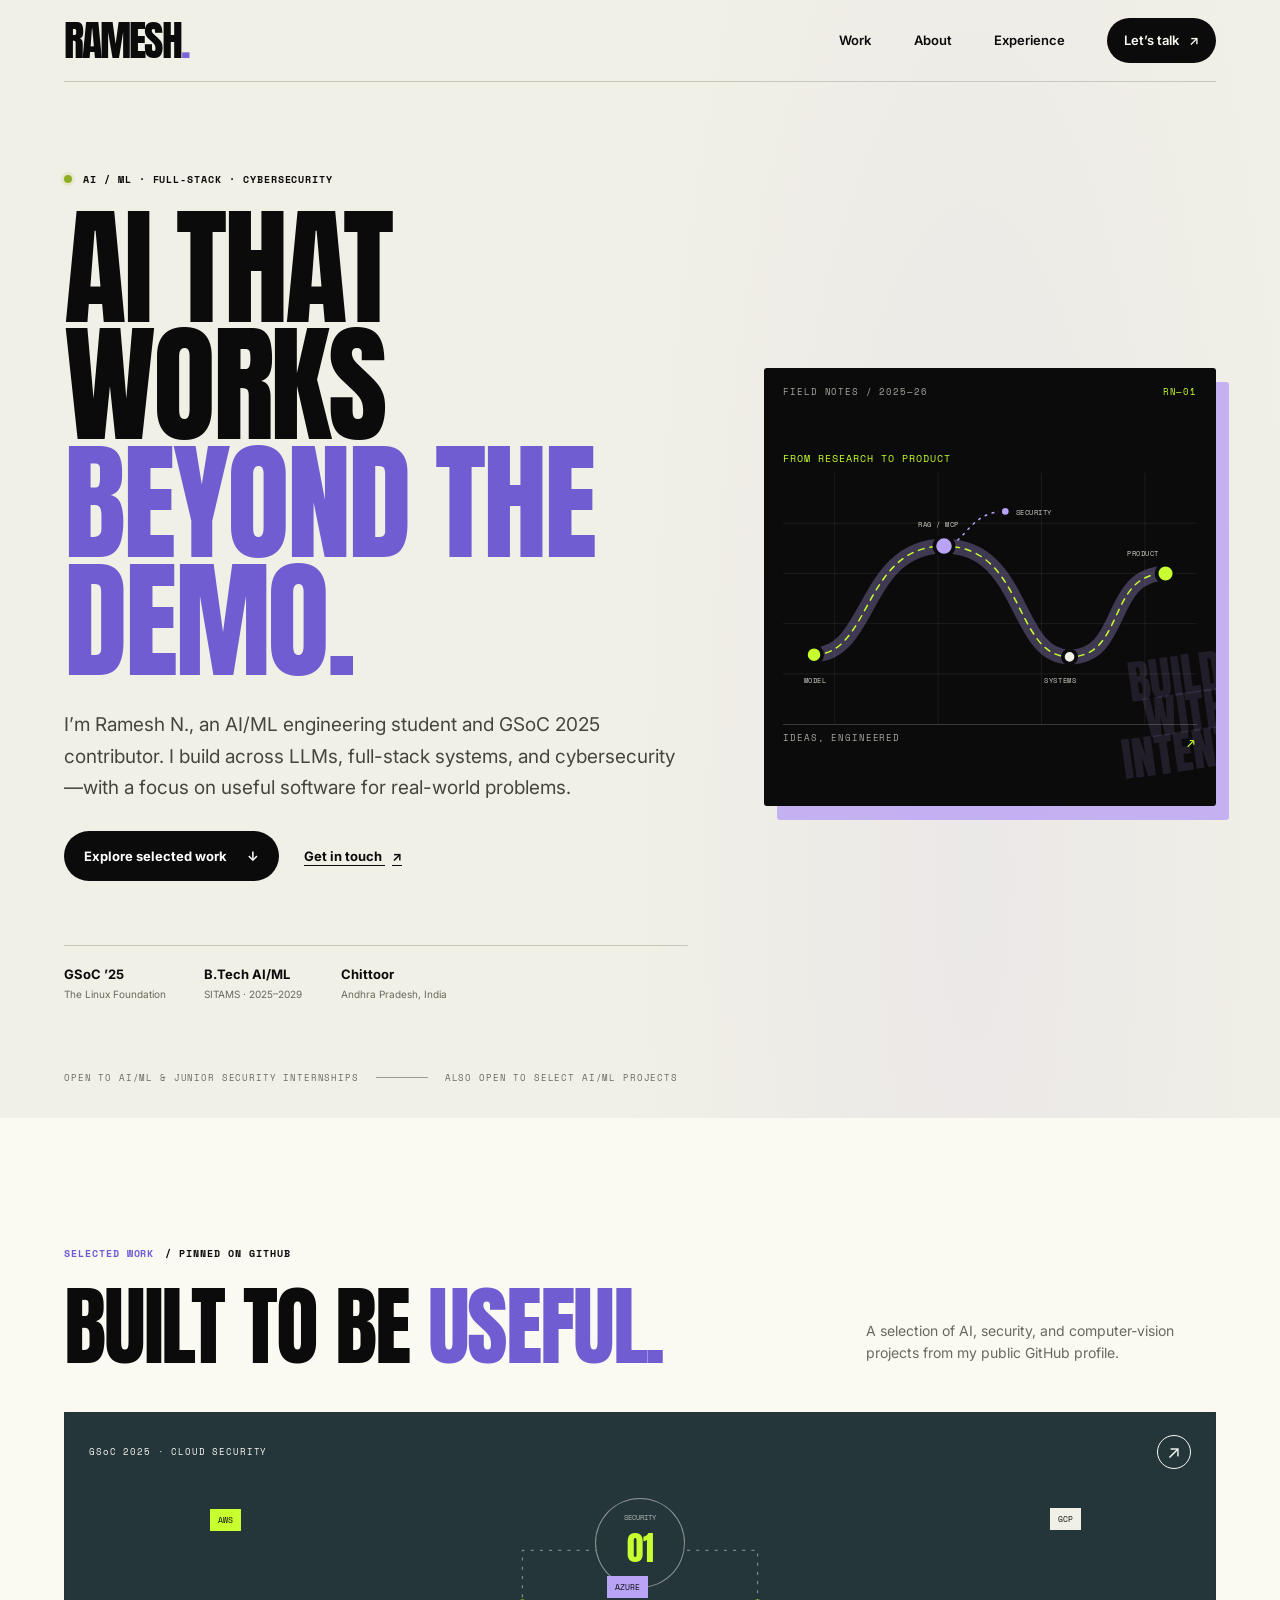
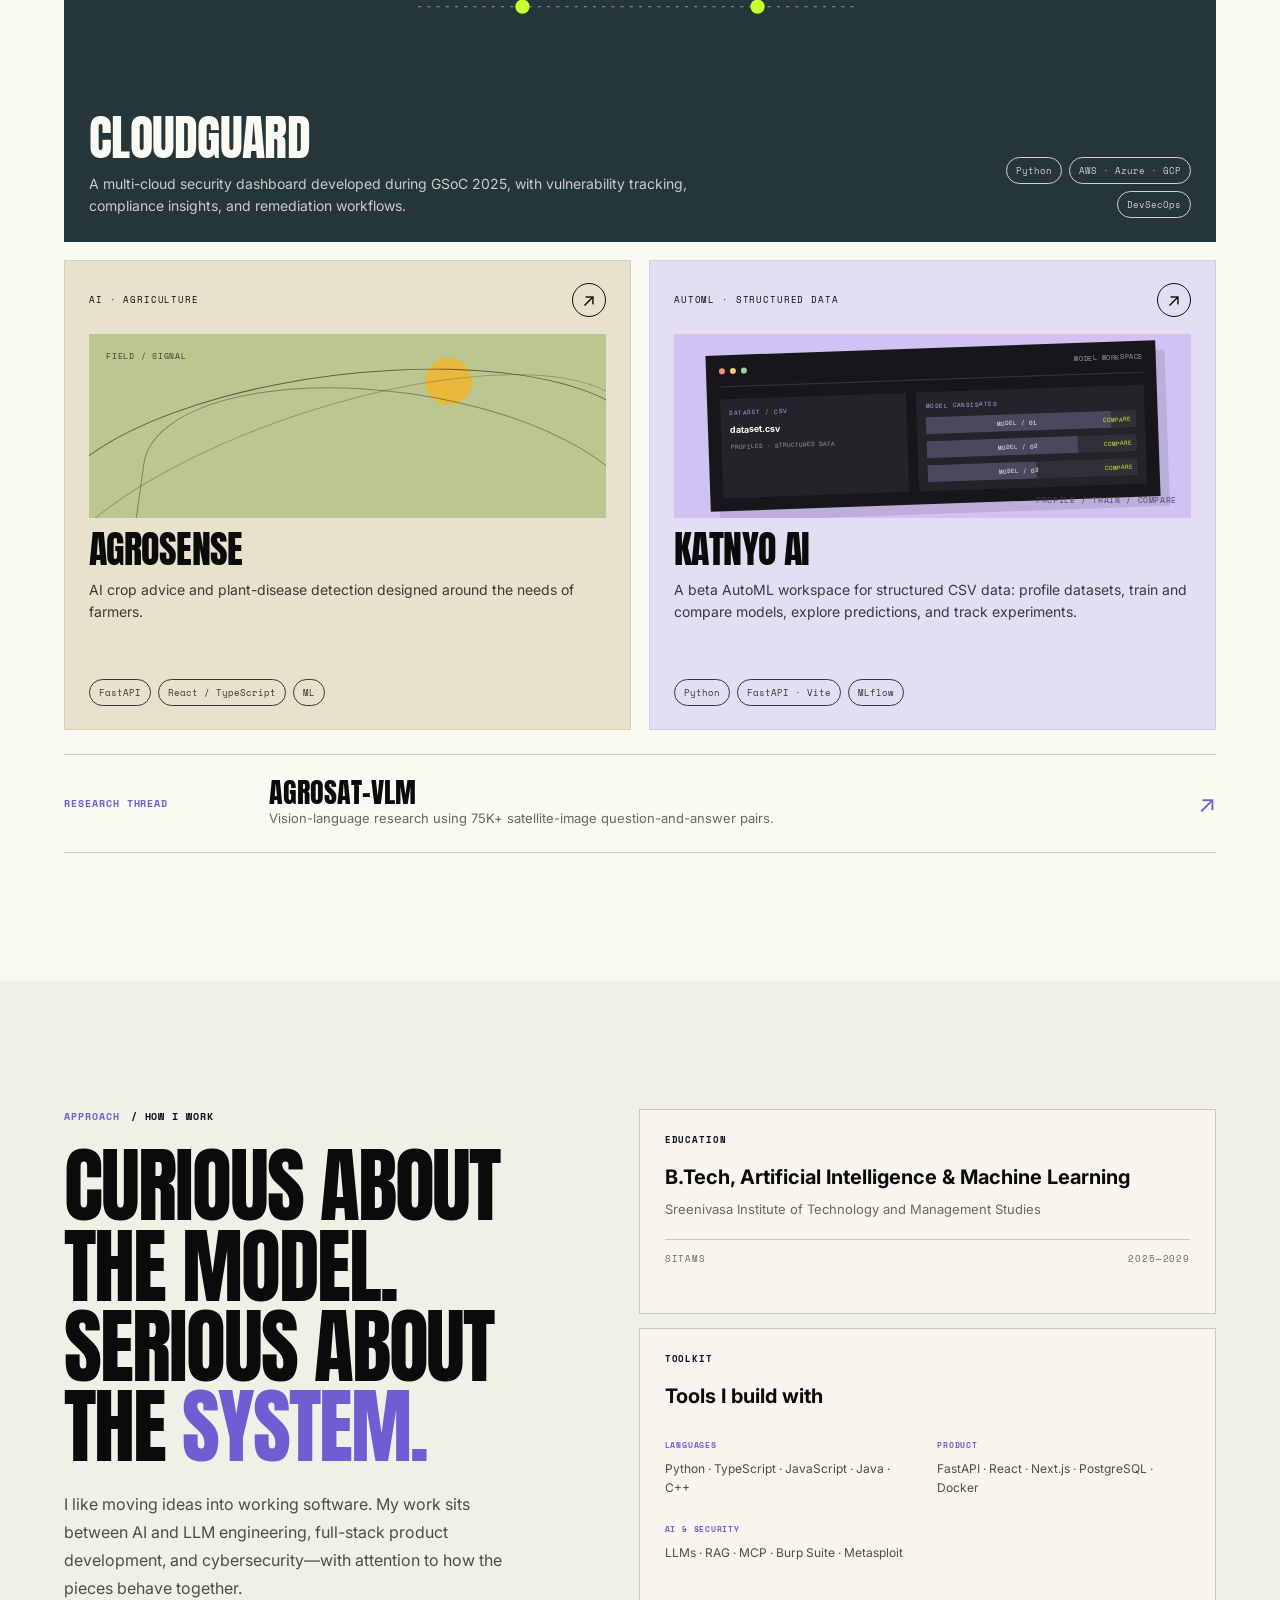
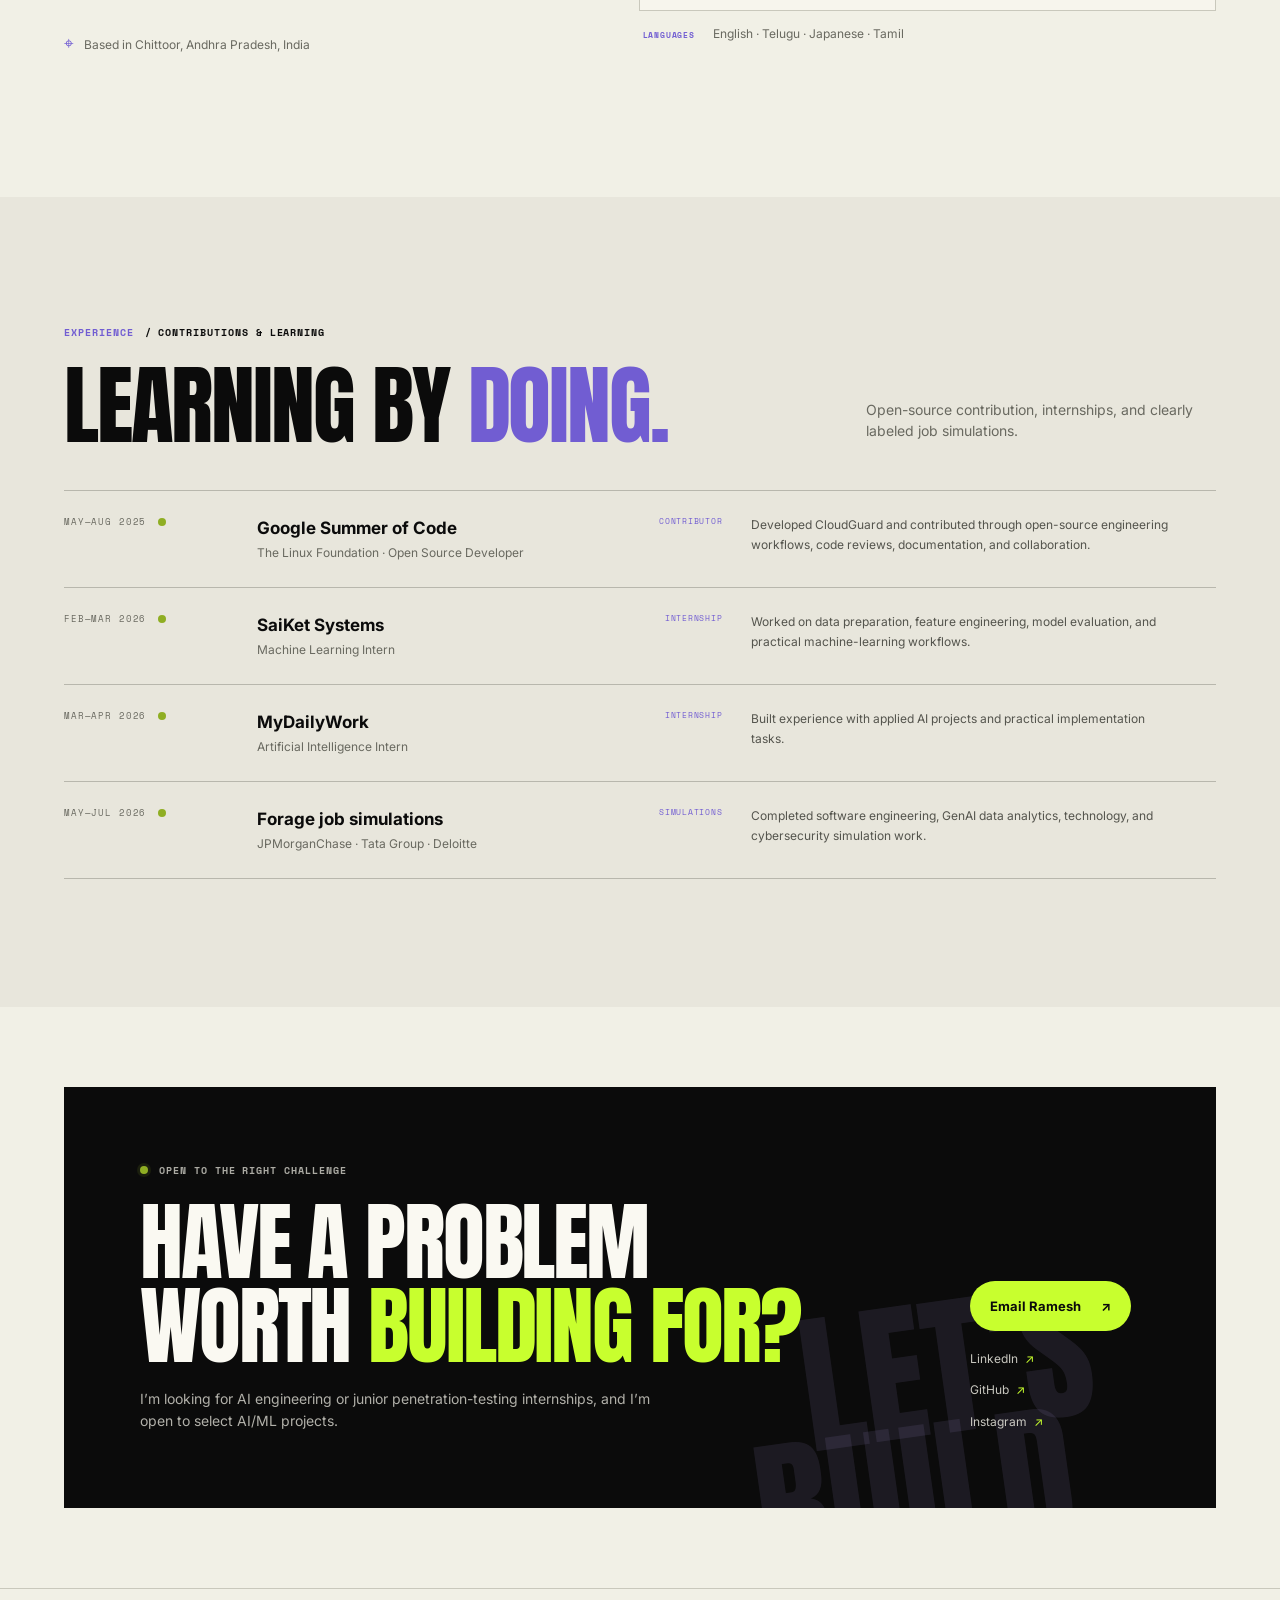
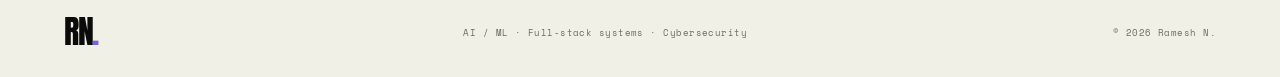
<file: index.html>
<!doctype html>
<html lang="en">
<head>
  <meta charset="utf-8">
  <meta name="viewport" content="width=device-width, initial-scale=1">
  <meta name="theme-color" content="#f1f0e6">
  <meta name="description" content="Ramesh N. is an AI/ML engineering student and GSoC 2025 contributor building practical AI, full-stack software, and security tools.">
  <meta property="og:title" content="Ramesh N. — AI Engineer & Full-Stack Developer">
  <meta property="og:description" content="From AI research to useful, real-world software.">
  <meta property="og:type" content="website">
  <title>Ramesh N. — AI Engineer & Full-Stack Developer</title>
  <link rel="preconnect" href="https://fonts.googleapis.com">
  <link rel="preconnect" href="https://fonts.gstatic.com" crossorigin>
  <link href="https://fonts.googleapis.com/css2?family=Anton&family=Inter:wght@400;500;600;700&family=Space+Mono:wght@400;700&display=swap" rel="stylesheet">
  <link rel="stylesheet" href="./assets/site.css">
  <script src="./assets/site.js" defer></script>
  <script src="./assets/liquid-ink.js" defer></script>
</head>
<body>
  <canvas id="liquid-ink-canvas" class="ink-trail" aria-hidden="true"></canvas>
  <a class="skip-link" href="#main">Skip to content</a>
  <header class="site-header">
    <div class="container nav-row">
      <a class="wordmark" href="#top" aria-label="Ramesh N. — home">RAMESH<span>.</span></a>
      <button class="menu-toggle" type="button" aria-expanded="false" aria-controls="site-nav" aria-label="Open navigation">
        <span></span><span></span>
      </button>
      <nav class="site-nav" id="site-nav" aria-label="Main navigation">
        <a href="#work">Work</a>
        <a href="#about">About</a>
        <a href="#experience">Experience</a>
        <a class="nav-contact" href="#contact">Let’s talk <span aria-hidden="true">↗</span></a>
      </nav>
    </div>
  </header>

  <main id="main">
    <section class="hero section-pad" id="top">
      <div class="container hero-grid">
        <div class="hero-copy">
          <p class="eyebrow"><span class="live-dot" aria-hidden="true"></span> AI / ML · FULL-STACK · CYBERSECURITY</p>
          <h1>AI that works <em>beyond the demo.</em></h1>
          <p class="hero-lead">I’m Ramesh N., an AI/ML engineering student and GSoC 2025 contributor. I build across LLMs, full-stack systems, and cybersecurity—with a focus on useful software for real-world problems.</p>
          <div class="hero-actions">
            <a class="button button-dark" href="#work">Explore selected work <span aria-hidden="true">↓</span></a>
            <a class="text-link" href="mailto:galaxyfg0623@gmail.com">Get in touch <span aria-hidden="true">↗</span></a>
          </div>
          <div class="hero-facts" aria-label="Profile highlights">
            <div><strong>GSoC ’25</strong><span>The Linux Foundation</span></div>
            <div><strong>B.Tech AI/ML</strong><span>SITAMS · 2025–2029</span></div>
            <div><strong>Chittoor</strong><span>Andhra Pradesh, India</span></div>
          </div>
        </div>

        <div class="signal-board" aria-label="A diagram representing a path from AI models to useful products">
          <div class="board-top"><span>FIELD NOTES / 2025—26</span><span class="board-mark">RN—01</span></div>
          <div class="board-inner">
            <p class="board-kicker">FROM RESEARCH TO PRODUCT</p>
            <svg class="signal-map" viewBox="0 0 560 340" role="img" aria-labelledby="map-title map-desc">
              <title id="map-title">AI systems signal map</title>
              <desc id="map-desc">A signal path links models, retrieval, and engineering to practical products.</desc>
              <path class="map-grid" d="M0 68H560M0 136H560M0 204H560M0 272H560M70 0V340M210 0V340M350 0V340M490 0V340"></path>
              <path class="map-track-under" d="M42 246 C120 246 108 99 218 99 S312 249 388 249 S438 136 518 136"></path>
              <path class="map-track" d="M42 246 C120 246 108 99 218 99 S312 249 388 249 S438 136 518 136"></path>
              <path class="map-branch" d="M218 99 C246 99 251 52 301 52"></path>
              <circle class="map-node node-lime" cx="42" cy="246" r="11"></circle>
              <circle class="map-node node-violet" cx="218" cy="99" r="13"></circle>
              <circle class="map-node node-paper" cx="388" cy="249" r="9"></circle>
              <circle class="map-node node-lime" cx="518" cy="136" r="12"></circle>
              <circle class="map-node node-violet" cx="301" cy="52" r="7"></circle>
              <text x="28" y="285">MODEL</text>
              <text x="183" y="73">RAG / MCP</text>
              <text x="354" y="285">SYSTEMS</text>
              <text x="466" y="112">PRODUCT</text>
              <text x="315" y="57">SECURITY</text>
            </svg>
            <div class="board-bottom"><span>IDEAS, ENGINEERED</span><span aria-hidden="true">↗</span></div>
          </div>
          <div class="board-stamp" aria-hidden="true">BUILD<br>WITH<br>INTENT</div>
        </div>
      </div>
      <div class="container hero-note">
        <span>OPEN TO AI/ML & JUNIOR SECURITY INTERNSHIPS</span>
        <span class="note-rule" aria-hidden="true"></span>
        <span>ALSO OPEN TO SELECT AI/ML PROJECTS</span>
      </div>
    </section>

    <section class="work section-pad" id="work">
      <div class="container">
        <div class="section-heading">
          <div>
            <p class="eyebrow"><span class="section-index">SELECTED WORK</span> / PINNED ON GITHUB</p>
            <h2>Built to be <em>useful.</em></h2>
          </div>
          <p class="section-intro">A selection of AI, security, and computer-vision projects from my public GitHub profile.</p>
        </div>

        <div class="project-grid">
          <a class="project-card project-feature" href="https://github.com/N-RameshKernel/CloudGuard" target="_blank" rel="noopener noreferrer" aria-label="View CloudGuard on GitHub">
            <div class="project-head"><span class="project-type">GSoC 2025 · CLOUD SECURITY</span><span class="project-arrow" aria-hidden="true">↗</span></div>
            <div class="project-visual cloud-visual" aria-hidden="true">
              <span class="cloud-label cloud-label-one">AWS</span>
              <span class="cloud-label cloud-label-two">AZURE</span>
              <span class="cloud-label cloud-label-three">GCP</span>
              <svg viewBox="0 0 520 180"><path d="M43 118H472M145 118V63H375V118M260 63V28" /><circle cx="145" cy="118" r="7" /><circle cx="375" cy="118" r="7" /><circle cx="260" cy="28" r="7" /></svg>
              <div class="cloud-core"><span>SECURITY</span><strong>01</strong></div>
            </div>
            <div class="project-copy">
              <div><h3>CloudGuard</h3><p>A multi-cloud security dashboard developed during GSoC 2025, with vulnerability tracking, compliance insights, and remediation workflows.</p></div>
              <div class="tag-row"><span>Python</span><span>AWS · Azure · GCP</span><span>DevSecOps</span></div>
            </div>
          </a>

          <a class="project-card project-agro" href="https://github.com/N-RameshKernel/AGROSENSE" target="_blank" rel="noopener noreferrer" aria-label="View AGROSENSE on GitHub">
            <div class="project-head"><span class="project-type">AI · AGRICULTURE</span><span class="project-arrow" aria-hidden="true">↗</span></div>
            <div class="project-visual field-visual" aria-hidden="true">
              <span class="field-sun"></span><span class="field-line field-line-one"></span><span class="field-line field-line-two"></span><span class="field-line field-line-three"></span>
              <span class="field-caption">FIELD / SIGNAL</span>
            </div>
            <div class="project-copy">
              <div><h3>AGROSENSE</h3><p>AI crop advice and plant-disease detection designed around the needs of farmers.</p></div>
              <div class="tag-row"><span>FastAPI</span><span>React / TypeScript</span><span>ML</span></div>
            </div>
          </a>

          <a class="project-card project-katnyo" href="https://github.com/N-RameshKernel/KATNYO-AI" target="_blank" rel="noopener noreferrer" aria-label="View KATNYO AI on GitHub">
            <div class="project-head"><span class="project-type">AUTOML · STRUCTURED DATA</span><span class="project-arrow" aria-hidden="true">↗</span></div>
            <div class="project-visual katnyo-visual" aria-hidden="true">
              <div class="katnyo-window">
                <div class="katnyo-window-top"><span></span><span></span><span></span><b>MODEL WORKSPACE</b></div>
                <div class="katnyo-workspace">
                  <div class="katnyo-dataset"><small>DATASET / CSV</small><strong>dataset.csv</strong><span>PROFILED · STRUCTURED DATA</span></div>
                  <div class="katnyo-chart"><small>MODEL CANDIDATES</small><div><i></i><b>MODEL / 01</b><em>COMPARE</em></div><div><i></i><b>MODEL / 02</b><em>COMPARE</em></div><div><i></i><b>MODEL / 03</b><em>COMPARE</em></div></div>
                </div>
              </div>
              <span class="katnyo-caption">PROFILE / TRAIN / COMPARE</span>
            </div>
            <div class="project-copy">
              <div><h3>KATNYO AI</h3><p>A beta AutoML workspace for structured CSV data: profile datasets, train and compare models, explore predictions, and track experiments.</p></div>
              <div class="tag-row"><span>Python</span><span>FastAPI · Vite</span><span>MLflow</span></div>
            </div>
          </a>
        </div>

        <div class="research-strip">
          <span class="research-label">RESEARCH THREAD</span>
          <div><h3>AgroSat-VLM</h3><p>Vision-language research using 75K+ satellite-image question-and-answer pairs.</p></div>
          <span class="research-mark" aria-hidden="true">↗</span>
        </div>
      </div>
    </section>

    <section class="about section-pad" id="about">
      <div class="container about-grid">
        <div class="about-copy">
          <p class="eyebrow"><span class="section-index">APPROACH</span> / HOW I WORK</p>
          <h2>Curious about the model. Serious about the <em>system.</em></h2>
          <p>I like moving ideas into working software. My work sits between AI and LLM engineering, full-stack product development, and cybersecurity—with attention to how the pieces behave together.</p>
          <p class="about-location"><span aria-hidden="true">⌖</span> Based in Chittoor, Andhra Pradesh, India</p>
        </div>
        <div class="about-details">
          <article class="detail-card education-card">
            <p class="eyebrow">EDUCATION</p>
            <h3>B.Tech, Artificial Intelligence &amp; Machine Learning</h3>
            <p>Sreenivasa Institute of Technology and Management Studies</p>
            <div class="detail-foot"><span>SITAMS</span><span>2025—2029</span></div>
          </article>
          <article class="detail-card toolkit-card">
            <p class="eyebrow">TOOLKIT</p>
            <h3>Tools I build with</h3>
            <div class="tool-groups">
              <div><span>LANGUAGES</span><p>Python · TypeScript · JavaScript · Java · C++</p></div>
              <div><span>PRODUCT</span><p>FastAPI · React · Next.js · PostgreSQL · Docker</p></div>
              <div><span>AI &amp; SECURITY</span><p>LLMs · RAG · MCP · Burp Suite · Metasploit</p></div>
            </div>
          </article>
          <div class="language-line"><span>LANGUAGES</span><p>English · Telugu · Japanese · Tamil</p></div>
        </div>
      </div>
    </section>

    <section class="experience section-pad" id="experience">
      <div class="container">
        <div class="section-heading">
          <div>
            <p class="eyebrow"><span class="section-index">EXPERIENCE</span> / CONTRIBUTIONS &amp; LEARNING</p>
            <h2>Learning by <em>doing.</em></h2>
          </div>
          <p class="section-intro">Open-source contribution, internships, and clearly labeled job simulations.</p>
        </div>
        <div class="timeline">
          <article class="timeline-row">
            <div class="timeline-date"><time datetime="2025-05">MAY—AUG 2025</time><span class="timeline-dot"></span></div>
            <div class="timeline-main"><div><h3>Google Summer of Code</h3><p>The Linux Foundation · Open Source Developer</p></div><span class="timeline-kind">CONTRIBUTOR</span></div>
            <p class="timeline-desc">Developed CloudGuard and contributed through open-source engineering workflows, code reviews, documentation, and collaboration.</p>
          </article>
          <article class="timeline-row">
            <div class="timeline-date"><time datetime="2026-02">FEB—MAR 2026</time><span class="timeline-dot"></span></div>
            <div class="timeline-main"><div><h3>SaiKet Systems</h3><p>Machine Learning Intern</p></div><span class="timeline-kind">INTERNSHIP</span></div>
            <p class="timeline-desc">Worked on data preparation, feature engineering, model evaluation, and practical machine-learning workflows.</p>
          </article>
          <article class="timeline-row">
            <div class="timeline-date"><time datetime="2026-03">MAR—APR 2026</time><span class="timeline-dot"></span></div>
            <div class="timeline-main"><div><h3>MyDailyWork</h3><p>Artificial Intelligence Intern</p></div><span class="timeline-kind">INTERNSHIP</span></div>
            <p class="timeline-desc">Built experience with applied AI projects and practical implementation tasks.</p>
          </article>
          <article class="timeline-row">
            <div class="timeline-date"><time datetime="2026-05">MAY—JUL 2026</time><span class="timeline-dot"></span></div>
            <div class="timeline-main"><div><h3>Forage job simulations</h3><p>JPMorganChase · Tata Group · Deloitte</p></div><span class="timeline-kind">SIMULATIONS</span></div>
            <p class="timeline-desc">Completed software engineering, GenAI data analytics, technology, and cybersecurity simulation work.</p>
          </article>
        </div>
      </div>
    </section>

    <section class="contact section-pad" id="contact">
      <div class="container contact-panel">
        <div class="contact-copy">
          <p class="eyebrow"><span class="live-dot" aria-hidden="true"></span> OPEN TO THE RIGHT CHALLENGE</p>
          <h2>Have a problem worth <em>building for?</em></h2>
          <p>I’m looking for AI engineering or junior penetration-testing internships, and I’m open to select AI/ML projects.</p>
        </div>
        <div class="contact-actions">
          <a class="button button-lime" href="mailto:galaxyfg0623@gmail.com">Email Ramesh <span aria-hidden="true">↗</span></a>
          <a href="https://www.linkedin.com/in/ramesh--n/" target="_blank" rel="noopener noreferrer">LinkedIn <span aria-hidden="true">↗</span></a>
          <a href="https://github.com/N-RameshKernel" target="_blank" rel="noopener noreferrer">GitHub <span aria-hidden="true">↗</span></a>
          <a href="https://instagram.com/itsramesh____" target="_blank" rel="noopener noreferrer">Instagram <span aria-hidden="true">↗</span></a>
        </div>
        <div class="contact-scribble" aria-hidden="true">LET’S<br>BUILD.</div>
      </div>
    </section>
  </main>

  <footer class="site-footer">
    <div class="container footer-row">
      <a class="wordmark" href="#top" aria-label="Back to top">RN<span>.</span></a>
      <p>AI / ML · Full-stack systems · Cybersecurity</p>
      <span>© <span data-year></span> Ramesh N.</span>
    </div>
  </footer>
</body>
</html>
</file>
<file: assets/site.css>
:root {
  color-scheme: light; --paper: #f1f0e6; --paper-light: #faf9f2; --ink: #0b0b0b;
  --muted: #696960; --line: #c9c8bc; --lime: #c8ff2e; --violet: #b9a3f5;
  --gold: #e8b93c; --navy: #25363b; --display: "Anton", Impact, sans-serif;
  --body: "Inter", Arial, sans-serif; --mono: "Space Mono", "Courier New", monospace;
  --page-width: 1320px; --gutter: clamp(22px, 5vw, 74px);
}
* { box-sizing: border-box; }
html { scroll-behavior: smooth; background: var(--paper); }
body { margin: 0; color: var(--ink); background: radial-gradient(ellipse at 76% 18%, rgba(185,163,245,.11), transparent 22rem), var(--paper); font: 16px/1.55 var(--body); -webkit-font-smoothing: antialiased; }
a { color: inherit; }
a:focus-visible, button:focus-visible { outline: 3px solid #7360d7; outline-offset: 4px; }
button { font: inherit; }
.container { width: min(100% - 2 * var(--gutter), var(--page-width)); margin-inline: auto; }
.section-pad { padding-block: clamp(76px, 10vw, 144px); }
.skip-link { position: fixed; z-index: 100; top: 12px; left: 12px; transform: translateY(-160%); padding: 10px 16px; color: var(--paper); background: var(--ink); border-radius: 4px; }
.skip-link:focus { transform: translateY(0); }
.site-header { position: relative; z-index: 10; }
.nav-row { min-height: 82px; display: flex; align-items: center; justify-content: space-between; border-bottom: 1px solid var(--line); }
.wordmark { font: 42px/.9 var(--display); letter-spacing: -.045em; text-decoration: none; }
.wordmark span { color: #7964da; }
.site-nav { display: flex; align-items: center; gap: clamp(22px, 3.3vw, 48px); }
.site-nav a { font-size: 13px; font-weight: 600; text-decoration: none; transition: opacity .2s ease; }
.site-nav a:hover { opacity: .65; }
.site-nav .nav-contact { padding: 12px 17px; color: var(--paper-light); background: var(--ink); border-radius: 99px; }
.nav-contact span, .text-link span { margin-left: 7px; }
.menu-toggle { display: none; }
.hero { padding-top: clamp(58px, 7vw, 102px); padding-bottom: 34px; }
.hero-grid { display: grid; grid-template-columns: minmax(0, 1.16fr) minmax(300px, .84fr); align-items: center; gap: clamp(34px, 6vw, 88px); }
.eyebrow, .project-type, .board-top, .board-bottom, .hero-note, .research-label, .detail-foot, .tool-groups span, .language-line > span, .timeline-date, .timeline-kind, .field-caption { font: 10px/1.5 var(--mono); letter-spacing: .095em; }
.eyebrow { display: flex; align-items: center; gap: 11px; margin: 0 0 22px; font-weight: 700; }
.live-dot { width: 8px; height: 8px; flex: 0 0 8px; background: #8fae23; border: 2px solid rgba(143,174,35,.2); border-radius: 50%; box-shadow: 0 0 0 3px rgba(143,174,35,.12); }
.hero h1, .section-heading h2, .about-copy h2, .contact h2 { margin: 0; font-family: var(--display); font-weight: 400; letter-spacing: -.025em; text-transform: uppercase; }
.hero h1 { max-width: 760px; font-size: clamp(76px, 10.1vw, 142px); line-height: .91; }
.hero h1 em, .section-heading h2 em, .about-copy h2 em, .contact h2 em { color: #715dd2; font-style: normal; }
.hero-lead { max-width: 620px; margin: 30px 0 0; color: #45453f; font-size: clamp(16px, 1.55vw, 19px); line-height: 1.65; }
.hero-actions { display: flex; align-items: center; gap: 25px; margin-top: 28px; }
.button { min-height: 50px; display: inline-flex; align-items: center; justify-content: center; gap: 20px; padding: 0 19px; border: 1px solid transparent; border-radius: 99px; font-size: 13px; font-weight: 700; text-decoration: none; transition: transform .2s ease, background .2s ease; }
.button:hover { transform: translateY(-2px); }
.button-dark { color: white; background: var(--ink); }.button-dark:hover { background: #292824; }
.text-link { font-size: 13px; font-weight: 700; text-decoration-thickness: 1px; text-underline-offset: 4px; }
.hero-facts { display: flex; gap: clamp(18px, 3vw, 39px); margin-top: clamp(38px, 5vw, 66px); padding-top: 18px; border-top: 1px solid var(--line); }
.hero-facts div { display: grid; gap: 3px; }.hero-facts strong { font-size: 13px; }.hero-facts span { color: var(--muted); font-size: 10px; }
.signal-board { position: relative; min-height: 438px; overflow: hidden; padding: 17px 19px 18px; color: var(--paper); background: var(--ink); border-radius: 3px; box-shadow: 13px 14px 0 rgba(185,163,245,.8); }
.board-top, .board-bottom { display: flex; justify-content: space-between; color: rgba(241,240,230,.68); font-size: 9px; }.board-mark { color: var(--lime); }
.board-inner { position: relative; z-index: 1; padding-top: 52px; }.board-kicker { margin: 0; color: var(--lime); font: 10px var(--mono); letter-spacing: .1em; }
.signal-map { display: block; width: 100%; margin-top: 7px; overflow: visible; }.map-grid { fill: none; stroke: rgba(241,240,230,.105); stroke-width: 1; }
.map-track-under { fill: none; stroke: rgba(185,163,245,.3); stroke-width: 20; stroke-linecap: round; }
.map-track { fill: none; stroke: var(--lime); stroke-width: 2; stroke-linecap: round; stroke-dasharray: 8 8; animation: route-draw 4s linear infinite; }
.map-branch { fill: none; stroke: var(--violet); stroke-width: 2; stroke-dasharray: 4 6; }.map-node { stroke: var(--ink); stroke-width: 5; }
.node-lime { fill: var(--lime); }.node-violet { fill: var(--violet); }.node-paper { fill: var(--paper); }
.signal-map text { fill: rgba(241,240,230,.84); font: 9px var(--mono); letter-spacing: .08em; }
.board-bottom { position: relative; z-index: 2; padding-top: 6px; border-top: 1px solid rgba(241,240,230,.2); }.board-bottom span:last-child { color: var(--lime); font-size: 16px; }
.board-stamp { position: absolute; right: -12px; bottom: 34px; color: rgba(185,163,245,.13); font: 46px/.83 var(--display); text-align: right; transform: rotate(-8deg); }
.hero-note { display: flex; align-items: center; gap: 17px; margin-top: 68px; color: var(--muted); font-size: 9px; }.note-rule { height: 1px; width: 52px; background: #9d9b91; }
.work { background: var(--paper-light); }.section-heading { display: flex; align-items: end; justify-content: space-between; gap: 40px; margin-bottom: 42px; }.section-index { color: #715dd2; }
.section-heading h2, .about-copy h2, .contact h2 { font-size: clamp(50px, 7vw, 88px); line-height: .98; }
.section-intro { max-width: 350px; margin: 0 0 6px; color: var(--muted); font-size: 14px; }
.project-grid { display: grid; grid-template-columns: repeat(2, minmax(0,1fr)); gap: 18px; }
.project-card { position: relative; min-height: 470px; display: flex; flex-direction: column; overflow: hidden; padding: 22px 24px 23px; border: 1px solid rgba(11,11,11,.08); text-decoration: none; transition: transform .24s ease, box-shadow .24s ease; }
.project-card:hover { transform: translateY(-4px); box-shadow: 0 16px 34px rgba(11,11,11,.09); }
.project-feature { grid-column: 1 / -1; min-height: 430px; color: var(--paper-light); background: var(--navy); }
.project-agro { background: #e8e1cb; }.project-katnyo { background: #e3def3; }
.project-head { position: relative; z-index: 1; display: flex; align-items: center; justify-content: space-between; }.project-type { font-size: 9px; }
.project-arrow { display: grid; width: 34px; height: 34px; place-items: center; border: 1px solid currentColor; border-radius: 50%; font-size: 18px; line-height: 1; transition: color .2s, background .2s, transform .2s; }
.project-card:hover .project-arrow { color: var(--ink); background: var(--lime); border-color: var(--lime); transform: rotate(45deg); }
.project-visual { position: relative; height: 184px; flex: 0 0 184px; margin: 17px 0 13px; overflow: hidden; }
.project-copy { position: relative; z-index: 1; display: flex; flex: 1; flex-direction: column; justify-content: space-between; gap: 18px; }
.project-copy h3 { margin: 0; font: 38px/.98 var(--display); letter-spacing: -.015em; text-transform: uppercase; }
.project-copy p { max-width: 660px; margin: 11px 0 0; color: inherit; font-size: 14px; line-height: 1.6; opacity: .78; }
.project-feature .project-copy { flex-direction: row; align-items: end; gap: 32px; }.project-feature .project-copy > div:first-child { max-width: 610px; }.project-feature .project-copy h3 { font-size: 48px; }
.tag-row { display: flex; flex-wrap: wrap; gap: 7px; }.tag-row span { padding: 6px 9px; border: 1px solid currentColor; border-radius: 99px; font: 9px var(--mono); opacity: .8; }
.project-feature .tag-row { max-width: 245px; justify-content: flex-end; }
.cloud-visual { min-height: 174px; }.cloud-visual svg { position: absolute; inset: 0; width: 100%; height: 100%; }
.cloud-visual svg path { fill: none; stroke: rgba(241,240,230,.43); stroke-width: 1.2; stroke-dasharray: 3 6; }.cloud-visual svg circle { fill: var(--lime); }
.cloud-label { position: absolute; z-index: 1; padding: 5px 8px; color: var(--ink); background: var(--lime); font: 8px var(--mono); }
.cloud-label-one { left: 11%; top: 23px; }.cloud-label-two { left: 47%; top: 90px; color: var(--ink); background: var(--violet); }.cloud-label-three { right: 10%; top: 22px; color: var(--ink); background: var(--paper); }
.cloud-core { position: absolute; left: 50%; top: 12px; width: 90px; height: 90px; display: flex; flex-direction: column; align-items: center; justify-content: center; border: 1px solid rgba(241,240,230,.5); border-radius: 50%; transform: translateX(-50%); background: var(--navy); }
.cloud-core span { color: rgba(241,240,230,.7); font: 7px var(--mono); }.cloud-core strong { color: var(--lime); font: 33px var(--display); }
.field-visual { background: #bcc78f; }.field-sun { position: absolute; top: 24px; right: 26%; width: 47px; height: 47px; background: var(--gold); border-radius: 50%; }
.field-line { position: absolute; right: -8%; bottom: -38%; left: -8%; height: 116%; border: 1px solid rgba(11,11,11,.55); border-radius: 50% 50% 0 0; transform: rotate(-7deg); }
.field-line-two { bottom: -48%; left: 10%; border-color: rgba(11,11,11,.36); transform: rotate(8deg); }.field-line-three { bottom: -56%; left: -12%; border-color: rgba(11,11,11,.25); transform: rotate(-18deg); }
.field-caption { position: absolute; left: 17px; top: 16px; color: rgba(11,11,11,.75); font-size: 8px; }
.katnyo-visual { display: grid; place-items: center; background: #d0c3f3; }
.katnyo-window { width: min(92%, 450px); padding: 0 13px 13px; color: var(--paper-light); background: #17171b; box-shadow: 9px 10px 0 rgba(11,11,11,.11); transform: rotate(-2deg); }
.katnyo-window-top { display: flex; align-items: center; gap: 5px; height: 32px; border-bottom: 1px solid rgba(250,249,242,.14); }
.katnyo-window-top > span { width: 6px; height: 6px; background: #f28b81; border-radius: 50%; }.katnyo-window-top > span:nth-child(2) { background: #f2ca70; }.katnyo-window-top > span:nth-child(3) { background: #9bd19a; }
.katnyo-window-top b { margin-left: auto; color: rgba(250,249,242,.6); font: 7px var(--mono); letter-spacing: .08em; }
.katnyo-workspace { display: grid; grid-template-columns: .9fr 1.1fr; gap: 10px; padding-top: 12px; }
.katnyo-dataset, .katnyo-chart { display: grid; align-content: start; gap: 7px; padding: 9px; background: #232329; }
.katnyo-dataset small, .katnyo-chart small { color: var(--violet); font: 6px var(--mono); letter-spacing: .08em; }
.katnyo-dataset strong { font: 700 9px var(--body); }.katnyo-dataset > span { color: rgba(250,249,242,.58); font: 6px var(--mono); }
.katnyo-chart > div { position: relative; display: flex; justify-content: space-between; overflow: hidden; padding: 4px 5px; background: #303039; font: 6px var(--mono); }
.katnyo-chart > div::before { position: absolute; inset: 0 auto 0 0; width: var(--score); content: ""; background: rgba(185,163,245,.2); }
.katnyo-chart > div:nth-of-type(1) { --score: 88%; }.katnyo-chart > div:nth-of-type(2) { --score: 72%; }.katnyo-chart > div:nth-of-type(3) { --score: 52%; }
.katnyo-chart b, .katnyo-chart em { position: relative; z-index: 1; font: inherit; }.katnyo-chart em { color: var(--lime); font-style: normal; }
.katnyo-caption { position: absolute; right: 14px; bottom: 12px; color: #4f426f; font: 8px var(--mono); letter-spacing: .08em; }
.ink-trail { position: fixed; z-index: 40; inset: 0; width: 100vw; height: 100vh; pointer-events: none; }
.research-strip { display: grid; grid-template-columns: 180px 1fr 40px; align-items: center; gap: 25px; margin-top: 24px; padding: 24px 0; border-top: 1px solid var(--line); border-bottom: 1px solid var(--line); }
.research-label { color: #715dd2; font-weight: 700; }.research-strip h3 { margin: 0 0 3px; font: 28px/.95 var(--display); text-transform: uppercase; }
.research-strip p { margin: 0; color: var(--muted); font-size: 13px; }.research-mark { justify-self: end; color: #715dd2; font-size: 24px; }
.about { background: var(--paper); }.about-grid { display: grid; grid-template-columns: .9fr 1.1fr; gap: clamp(40px, 8vw, 118px); }
.about-copy h2 { max-width: 610px; font-size: clamp(51px, 6.4vw, 82px); }
.about-copy > p:not(.eyebrow):not(.about-location) { max-width: 500px; margin: 23px 0 0; color: #4d4d46; font-size: 16px; line-height: 1.75; }
.about-location { margin-top: 28px; color: var(--muted); font-size: 12px; }.about-location span { margin-right: 7px; color: #715dd2; font-size: 17px; }
.about-details { display: grid; gap: 14px; }.detail-card { padding: 23px 25px; border: 1px solid var(--line); background: rgba(250,249,242,.65); }
.detail-card .eyebrow { margin-bottom: 17px; font-size: 9px; }.education-card h3, .toolkit-card h3 { max-width: 490px; margin: 0; font-size: 20px; line-height: 1.35; }
.education-card > p:not(.eyebrow) { margin: 8px 0 20px; color: var(--muted); font-size: 13px; }
.detail-foot { display: flex; justify-content: space-between; padding-top: 12px; border-top: 1px solid var(--line); color: var(--muted); font-size: 9px; }
.tool-groups { display: grid; grid-template-columns: repeat(2, minmax(0,1fr)); gap: 17px 20px; margin-top: 20px; }.tool-groups div:last-child { grid-column: 1 / -1; }
.tool-groups span, .language-line > span { color: #715dd2; font-size: 8px; font-weight: 700; }.tool-groups p { margin: 4px 0 0; color: #4d4d46; font-size: 12px; line-height: 1.6; }
.language-line { display: flex; align-items: baseline; gap: 18px; padding: 0 4px; }.language-line p { margin: 0; color: var(--muted); font-size: 12px; }
.experience { background: #e8e6dc; }.timeline { border-top: 1px solid #b8b7ad; }
.timeline-row { display: grid; grid-template-columns: 165px 1fr 1fr; gap: 28px; align-items: start; padding: 24px 0; border-bottom: 1px solid #b8b7ad; }
.timeline-date { display: flex; align-items: center; gap: 12px; color: var(--muted); font-size: 9px; white-space: nowrap; }.timeline-dot { width: 8px; height: 8px; background: #8fae23; border-radius: 50%; }
.timeline-main { display: flex; justify-content: space-between; gap: 15px; }.timeline-main h3 { margin: 0; font-size: 17px; }.timeline-main p { margin: 3px 0 0; color: var(--muted); font-size: 12px; }
.timeline-kind { color: #715dd2; font-size: 8px; white-space: nowrap; }.timeline-desc { max-width: 420px; margin: 0; color: #54544d; font-size: 12px; line-height: 1.65; }
.contact { padding-top: 80px; padding-bottom: 80px; }.contact-panel { position: relative; display: flex; align-items: end; justify-content: space-between; gap: 40px; overflow: hidden; padding: clamp(32px, 6vw, 76px); color: var(--paper-light); background: var(--ink); }
.contact-copy { position: relative; z-index: 1; max-width: 700px; }.contact-copy .eyebrow { color: rgba(241,240,230,.7); }
.contact h2 { max-width: 680px; font-size: clamp(50px, 7vw, 86px); }.contact h2 em { color: var(--lime); }
.contact-copy > p:last-child { max-width: 520px; margin: 20px 0 0; color: rgba(241,240,230,.72); font-size: 14px; }
.contact-actions { position: relative; z-index: 1; display: grid; min-width: 170px; gap: 13px; justify-items: start; }
.button-lime { margin-bottom: 6px; color: var(--ink); background: var(--lime); }.button-lime:hover { background: #dcff81; }
.contact-actions > a:not(.button) { color: rgba(241,240,230,.82); font-size: 12px; text-decoration: none; }.contact-actions > a:not(.button) span { padding-left: 4px; color: var(--lime); }
.contact-scribble { position: absolute; right: 10%; bottom: -44px; color: rgba(185,163,245,.1); font: clamp(70px, 12vw, 160px)/.78 var(--display); text-align: right; transform: rotate(-8deg); }
.site-footer { border-top: 1px solid var(--line); }.footer-row { min-height: 88px; display: flex; align-items: center; justify-content: space-between; gap: 20px; }
.footer-row .wordmark { font-size: 32px; }.footer-row p, .footer-row > span { margin: 0; color: var(--muted); font: 9px var(--mono); letter-spacing: .05em; }
@keyframes route-draw { to { stroke-dashoffset: -64; } }
@media (max-width: 900px) {
  .hero-grid { grid-template-columns: minmax(0, 1.16fr) minmax(260px, .84fr); gap: 28px; }.hero h1 { font-size: clamp(68px, 10vw, 100px); }
  .signal-board { min-height: 365px; }.board-inner { padding-top: 37px; }.hero-facts { flex-wrap: wrap; row-gap: 14px; }
  .project-card { min-height: 440px; }.project-feature .project-copy { align-items: start; flex-direction: column; gap: 17px; }.project-feature .tag-row { max-width: none; justify-content: flex-start; }
  .timeline-row { grid-template-columns: 145px 1fr; }.timeline-desc { grid-column: 2; }.about-grid { grid-template-columns: 1fr 1fr; gap: 38px; }
}
@media (max-width: 680px) {
  :root { --gutter: 21px; }.nav-row { min-height: 70px; }.wordmark { font-size: 37px; }
  .menu-toggle { width: 44px; height: 44px; display: grid; align-content: center; justify-items: center; gap: 6px; border: 1px solid var(--line); border-radius: 50%; background: transparent; cursor: pointer; }
  .menu-toggle span { width: 17px; height: 1.5px; background: var(--ink); transition: transform .2s ease; }
  .menu-toggle[aria-expanded="true"] span:first-child { transform: translateY(3.75px) rotate(45deg); }.menu-toggle[aria-expanded="true"] span:last-child { transform: translateY(-3.75px) rotate(-45deg); }
  .site-nav { position: absolute; top: 70px; right: var(--gutter); left: var(--gutter); display: none; align-items: stretch; gap: 0; padding: 10px 17px; border: 1px solid var(--line); background: var(--paper-light); box-shadow: 0 14px 26px rgba(11,11,11,.08); }
  .site-nav.is-open { display: grid; }.site-nav a { padding: 12px 4px; }.site-nav .nav-contact { margin: 7px 0 4px; padding: 12px 15px; text-align: center; }
  .hero { padding-top: 51px; }.hero-grid { grid-template-columns: 1fr; gap: 43px; }.hero h1 { max-width: 570px; font-size: clamp(72px, 16vw, 112px); }
  .hero-lead { margin-top: 22px; font-size: 16px; }.hero-facts { justify-content: space-between; gap: 17px 10px; margin-top: 39px; }.hero-facts div { min-width: 42%; }
  .signal-board { min-height: 350px; }.board-inner { padding-top: 36px; }.hero-note { flex-wrap: wrap; gap: 9px 12px; margin-top: 45px; font-size: 8px; }
  .section-pad { padding-block: 78px; }.section-heading { display: block; margin-bottom: 28px; }.section-heading h2, .about-copy h2, .contact h2 { font-size: clamp(52px, 13vw, 78px); }.section-intro { max-width: 420px; margin-top: 16px; }
  .project-grid { grid-template-columns: 1fr; gap: 13px; }.project-card, .project-feature { grid-column: auto; min-height: 430px; padding: 19px; }.project-feature { min-height: 465px; }
  .project-visual { height: 164px; flex-basis: 164px; }.project-feature .project-visual { height: 176px; flex-basis: 176px; }.project-feature .project-copy h3 { font-size: 42px; }.project-copy h3 { font-size: 35px; }.project-copy p { font-size: 13px; }
  .research-strip { grid-template-columns: 1fr 28px; gap: 8px 12px; padding: 20px 0; }.research-label { grid-column: 1 / -1; }.research-mark { grid-column: 2; grid-row: 2; }
  .about-grid { grid-template-columns: 1fr; gap: 39px; }.tool-groups { grid-template-columns: 1fr; }.tool-groups div:last-child { grid-column: auto; }
  .language-line { flex-wrap: wrap; gap: 5px 14px; }.timeline-row { grid-template-columns: 1fr; gap: 8px; padding: 20px 0; }.timeline-date { flex-direction: row-reverse; justify-content: start; }.timeline-main { align-items: center; }.timeline-desc { grid-column: auto; }
  .contact { padding-block: 58px; }.contact-panel { display: block; padding: 30px 23px; }.contact-actions { margin-top: 28px; }.contact-scribble { right: 0; bottom: 100px; font-size: 85px; }
  .footer-row { min-height: 88px; flex-wrap: wrap; justify-content: space-between; padding-block: 16px; }.footer-row p { order: 3; width: 100%; }
}
@media (prefers-reduced-motion: reduce) {
  html { scroll-behavior: auto; }
  *, *::before, *::after { animation-duration: .01ms !important; animation-iteration-count: 1 !important; transition-duration: .01ms !important; }
}
</file>
